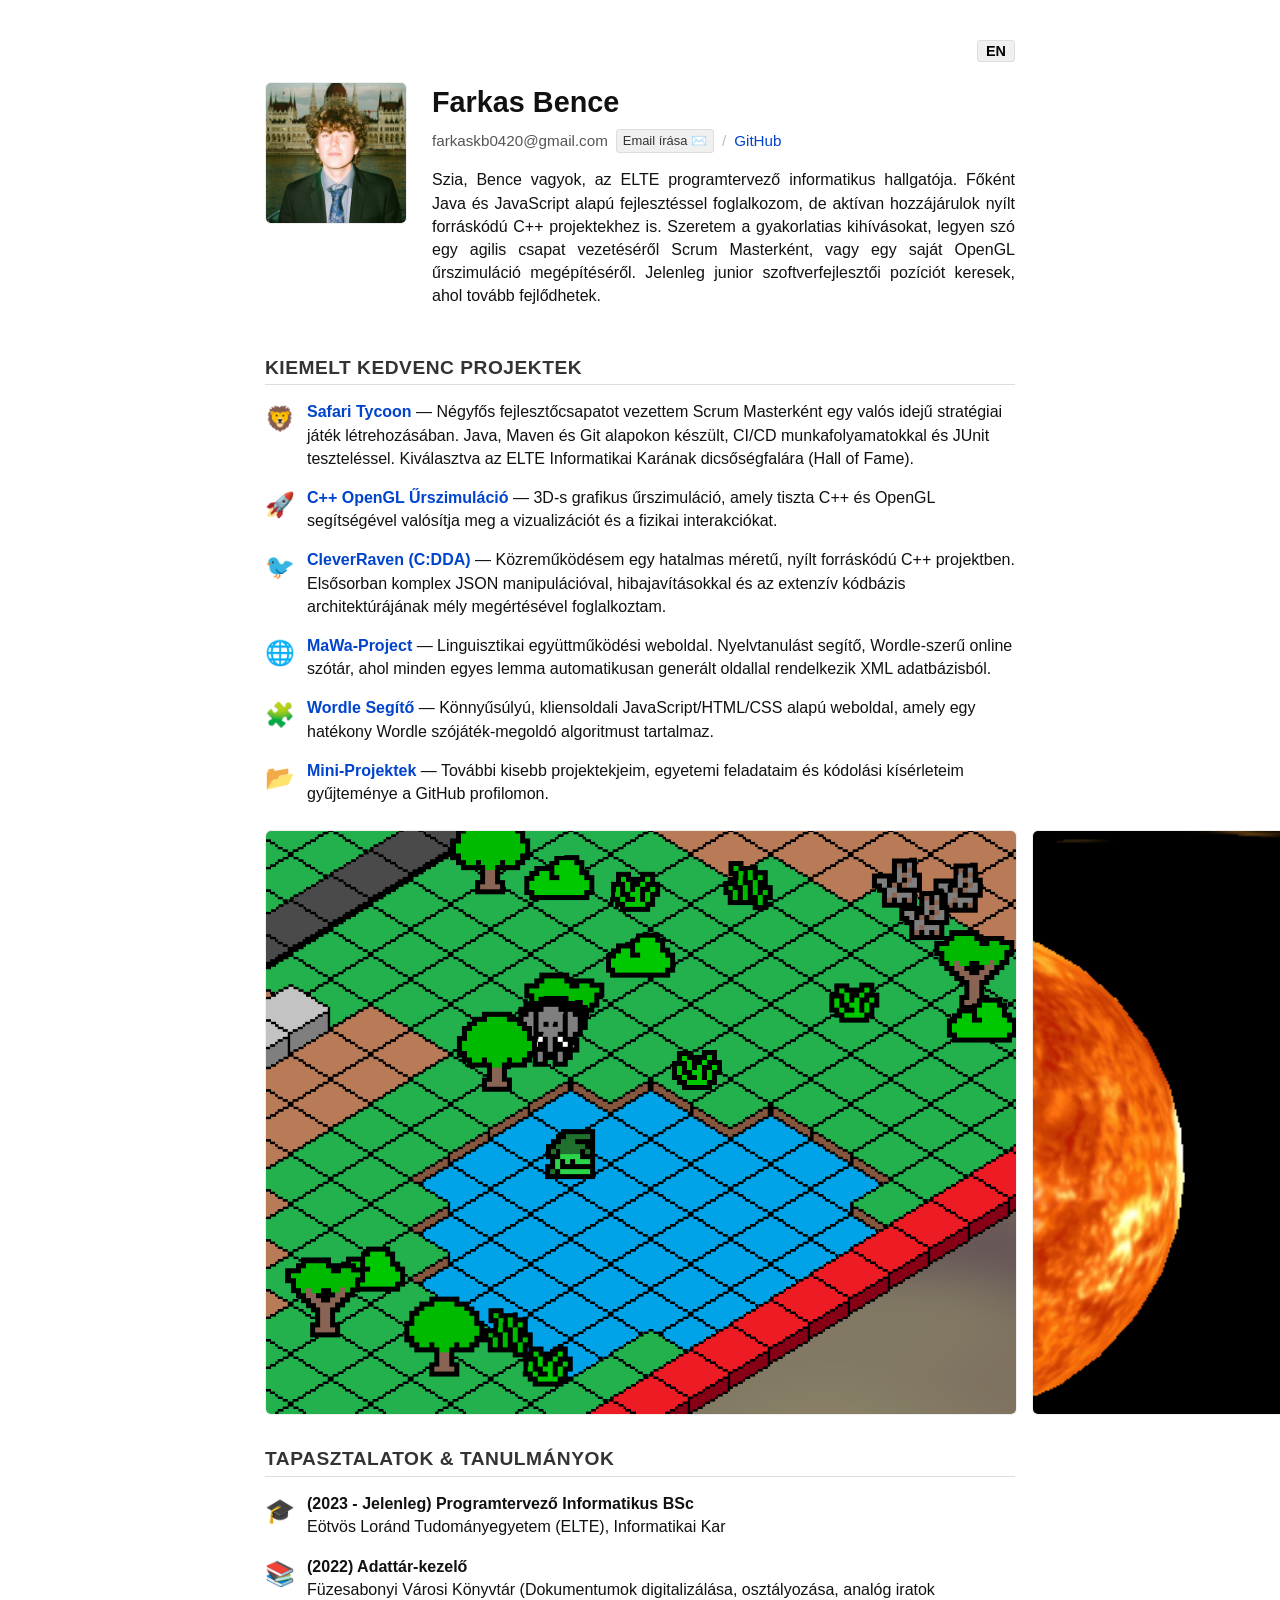
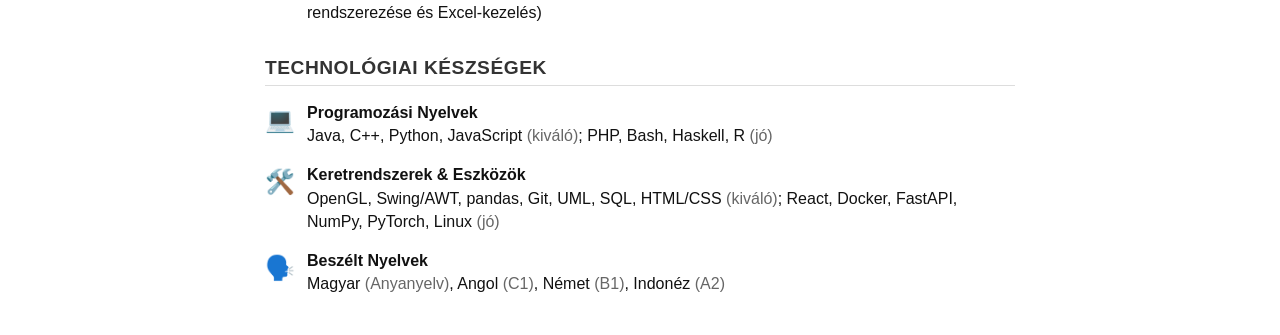
<file: index.html>
<!DOCTYPE html>
<html lang="hu">
<head>
    <meta charset="UTF-8">
    <meta name="viewport" content="width=device-width, initial-scale=1.0">
    <meta name="description" content="Farkas Bence - Programtervező Informatikus hallgató és junior szoftverfejlesztő portfóliója.">
    <title>Farkas Bence - Portfolio</title>
    <style>
        body {
            font-family: -apple-system, BlinkMacSystemFont, "Segoe UI", Roboto, Helvetica, Arial, sans-serif;
            max-width: 750px;
            margin: 40px auto;
            padding: 0 20px;
            line-height: 1.45;
            color: #111;
            background-color: #fff;
        }
        a {
            color: #0044cc;
            text-decoration: none;
        }
        a:hover {
            text-decoration: underline;
        }
        h1 {
            font-size: 1.8em;
            margin-top: 0;
            margin-bottom: 5px;
            font-weight: 700;
        }
        h2 {
            font-size: 1.2em;
            margin-top: 30px;
            margin-bottom: 15px;
            border-bottom: 1px solid #ddd;
            padding-bottom: 3px;
            text-transform: uppercase;
            letter-spacing: 0.5px;
            color: #333;
        }
        .header-links {
            margin-bottom: 15px;
            font-size: 0.95em;
            color: #555;
            display: flex;
            align-items: center;
            flex-wrap: wrap;
            gap: 8px;
        }
        .header-links span.divider {
            color: #bbb;
        }
        .btn {
            background: #f0f0f0;
            border: 1px solid #ddd;
            padding: 2px 6px;
            border-radius: 3px;
            font-size: 0.85em;
            color: #333;
            text-decoration: none;
            transition: background 0.2s;
        }
        .btn:hover {
            background: #e5e5e5;
            text-decoration: none;
        }
        .lang-switch {
            float: right;
            font-size: 0.9em;
            background: #f0f0f0;
            padding: 2px 8px;
            border-radius: 3px;
            cursor: pointer;
            border: 1px solid #ddd;
            font-weight: bold;
            margin-bottom: 20px;
        }
        .lang-switch:hover {
            background: #e5e5e5;
        }
        
        /* profile layout */
        .profile-container {
            display: flex;
            align-items: flex-start;
            gap: 25px;
            margin-bottom: 30px;
            clear: both;
        }
        .profile-pic {
            width: 140px;
            border-radius: 6px;
            border: 1px solid #eee;
            flex-shrink: 0;
        }
        .profile-content {
            flex-grow: 1;
        }
        .about-text {
            margin-top: 0;
            text-align: justify;
        }

        /* language display rules */
        html[lang="hu"] .en { display: none !important; }
        html[lang="en"] .hu { display: none !important; }

        /* item layout */
        .item-row {
            display: table;
            width: 100%;
            margin-bottom: 16px;
        }
        .item-icon {
            display: table-cell;
            vertical-align: top;
            width: 42px;
            font-size: 1.5em;
            padding-top: 2px;
        }
        .item-desc {
            display: table-cell;
            vertical-align: top;
        }
        .item-title {
            font-weight: bold;
        }

        /* project gallery */
        .project-gallery {
            display: flex;
            gap: 15px;
            margin-top: 25px;
            margin-bottom: 10px;
        }
        .project-gallery img {
            flex: 1;
            width: 100%;
            aspect-ratio: 450 / 350;
            object-fit: cover;
            border-radius: 6px;
            border: 1px solid #eee;
        }

        /* phone mode */
        @media (max-width: 600px) {
            .profile-container {
                flex-direction: column;
                align-items: center;
                text-align: center;
            }
            .header-links {
                justify-content: center;
            }
            .about-text {
                text-align: left;
            }
            .project-gallery {
                flex-direction: column;
            }
            .project-gallery img {
                max-width: 450px;
                margin: 0 auto;
            }
        }
    </style>
    <script>
        function toggleLanguage() {
            const htmlTag = document.documentElement;
            const currentLang = htmlTag.getAttribute('lang');
            const newLang = currentLang === 'hu' ? 'en' : 'hu';
            htmlTag.setAttribute('lang', newLang);
            document.getElementById('lang-btn').innerText = newLang === 'hu' ? 'EN' : 'HU';
            localStorage.setItem('preferred-lang', newLang);
        }

        // load saved preferred language
        window.addEventListener('DOMContentLoaded', () => {
            const savedLang = localStorage.getItem('preferred-lang');
            if (savedLang) {
                document.documentElement.setAttribute('lang', savedLang);
                document.getElementById('lang-btn').innerText = savedLang === 'hu' ? 'EN' : 'HU';
            }
        });
    </script>
</head>
<body>

    <button id="lang-btn" class="lang-switch" onclick="toggleLanguage()">EN</button>

    <div class="profile-container">
        <!-- profile -->
        <img src="profile.jpg" alt="Farkas Bence" class="profile-pic">
        
        <div class="profile-content">
            <h1>Farkas Bence</h1>
            
            <!-- contact -->
            <div class="header-links">
                <span>farkaskb0420@gmail.com</span>
                <a href="mailto:farkaskb0420@gmail.com" class="btn hu">Email írása ✉️</a>
                <a href="mailto:farkaskb0420@gmail.com" class="btn en">Draft Email ✉️</a>
                <span class="divider">/</span>
                <a href="https://github.com/FarkasKBence" target="_blank">GitHub</a>
                <!-- <span class="divider">/</span>
                <a href="CV_FarkasBence.pdf" target="_blank" class="btn hu">PDF Önéletrajz 📄</a>
                <a href="CV_FarkasBence.pdf" target="_blank" class="btn en">PDF Resume 📄</a> -->
            </div>

            <p class="about-text hu">
                Szia, Bence vagyok, az ELTE programtervező informatikus hallgatója. Főként Java és JavaScript alapú fejlesztéssel foglalkozom, de aktívan hozzájárulok nyílt forráskódú C++ projektekhez is. Szeretem a gyakorlatias kihívásokat, legyen szó egy agilis csapat vezetéséről Scrum Masterként, vagy egy saját OpenGL űrszimuláció megépítéséről. Jelenleg junior szoftverfejlesztői pozíciót keresek, ahol tovább fejlődhetek.
            </p>
            <p class="about-text en">
                Hi, I'm Bence, a Computer Science student at ELTE. I focus on Java and JavaScript development, while also actively contributing to open-source C++ projects. I enjoy hands-on challenges, whether that involves leading an agile team as a Scrum Master or building a custom OpenGL space simulation from scratch. I am currently seeking a junior software developer role to further grow my skills.
            </p>
        </div>
    </div>

    <h2 class="hu">Kiemelt Kedvenc Projektek</h2>
    <h2 class="en">Featured Pet Projects</h2>

    <!-- Safari Tycoon -->
    <div class="item-row">
        <div class="item-icon">🦁</div>
        <div class="item-desc">
            <span class="item-title">
                <a href="https://szofttech.inf.elte.hu/hall-of-fame/a-legenyseg" target="_blank">Safari Tycoon</a>
            </span> — 
            <span class="hu">Négyfős fejlesztőcsapatot vezettem Scrum Masterként egy valós idejű stratégiai játék létrehozásában. Java, Maven és Git alapokon készült, CI/CD munkafolyamatokkal és JUnit teszteléssel. Kiválasztva az ELTE Informatikai Karának dicsőségfalára (Hall of Fame).</span>
            <span class="en">I led a group of four in developing a real-time tycoon/strategy game as a Scrum Master. Developed in Java using Maven and Git with CI/CD pipelines and JUnit testing. Selected for the ELTE Faculty of Informatics Hall of Fame.</span>
        </div>
    </div>

    <!-- OpenGL space simulator -->
    <div class="item-row">
        <div class="item-icon">🚀</div>
        <div class="item-desc">
            <span class="item-title">
                <a class="hu" href="https://github.com/FarkasKBence/Projects/tree/main/C%26C%2B%2B/solarsystem" target="_blank">C++ OpenGL Űrszimuláció</a>
                <a class="en" href="https://github.com/FarkasKBence/Projects/tree/main/C%26C%2B%2B/solarsystem" target="_blank">C++ OpenGL Space Simulation</a>
            </span> — 
            <span class="hu">3D-s grafikus űrszimuláció, amely tiszta C++ és OpenGL segítségével valósítja meg a vizualizációt és a fizikai interakciókat.</span>
            <span class="en">3D graphical space simulation built from scratch using C++ and OpenGL, implementing hardware-accelerated rendering and physics.</span>
        </div>
    </div>

    <!-- CleverRaven -->
    <div class="item-row">
        <div class="item-icon">🐦</div>
        <div class="item-desc">
            <span class="item-title">
                <a href="https://github.com/CleverRaven/Cataclysm-DDA/pulls?q=is%3Apr+author%3AFarkasKBence+is%3Aclosed" target="_blank">CleverRaven (C:DDA)</a>
            </span> — 
            <span class="hu">Közreműködésem egy hatalmas méretű, nyílt forráskódú C++ projektben. Elsősorban komplex JSON manipulációval, hibajavításokkal és az extenzív kódbázis architektúrájának mély megértésével foglalkoztam.</span>
            <span class="en">My contributions to a large-scale open-source C++ project. Focused on complex JSON manipulation, bug fixes, and parsing extensive codebases.</span>
        </div>
    </div>

    <!-- MaWa Project -->
    <div class="item-row">
        <div class="item-icon">🌐</div>
        <div class="item-desc">
            <span class="item-title">
                <a href="https://mawa-project.github.io/Hungarian-Javanese-Wordle-Dictionary/index.html" target="_blank">MaWa-Project</a>
            </span> — 
            <span class="hu">Linguisztikai együttműködési weboldal. Nyelvtanulást segítő, Wordle-szerű online szótár, ahol minden egyes lemma automatikusan generált oldallal rendelkezik XML adatbázisból.</span>
            <span class="en">Linguistic collaboration website. A Wordle-like online dictionary intended to aid language learning, with auto-generated pages for every lemma stored in XML.</span>
        </div>
    </div>

    <!-- wordle helper -->
    <div class="item-row">
        <div class="item-icon">🧩</div>
        <div class="item-desc">
            <span class="item-title">
                <a class="hu" href="wordle/index.html" target="_blank">Wordle Segítő</a>
                <a class="en" href="wordle/index.html" target="_blank">Wordle Helper</a>
            </span> — 
            <span class="hu">Könnyűsúlyú, kliensoldali JavaScript/HTML/CSS alapú weboldal, amely egy hatékony Wordle szójáték-megoldó algoritmust tartalmaz.</span>
            <span class="en">Lightweight, client-side JavaScript/HTML/CSS single-page application that implements an optimized algorithm to solve Wordle puzzles.</span>
        </div>
    </div>
    
    <!-- small projects -->
    <div class="item-row">
        <div class="item-icon">📂</div>
        <div class="item-desc">
            <span class="item-title">
                <a class="hu" href="https://github.com/FarkasKBence/Projects" target="_blank">Mini-Projektek</a>
                <a class="en" href="https://github.com/FarkasKBence/Projects" target="_blank">Mini Projects</a>
            </span> — 
            <span class="hu">További kisebb projektekjeim, egyetemi feladataim és kódolási kísérleteim gyűjteménye a GitHub profilomon.</span>
            <span class="en">A collective repository of various smaller projects, university assignments, and coding experiments of mine hosted on my GitHub profile.</span>
        </div>
    </div>

    <!-- gallery -->
    <div class="project-gallery">
        <img src="safari_small.png" alt="Safari Tycoon">
        <img src="universe_small.png" alt="Space Simulation">
        <img src="tree_small.png" alt="Mini Projects">
    </div>


    <h2 class="hu">Tapasztalatok & Tanulmányok</h2>
    <h2 class="en">Experience & Education</h2>
    
    <!-- university -->
    <div class="item-row">
        <div class="item-icon">🎓</div>
        <div class="item-desc">
            <span class="item-title hu">(2023 - Jelenleg) Programtervező Informatikus BSc</span>
            <span class="item-title en">(2023 - Present) BSc in Computer Science</span><br>
            <span class="hu">Eötvös Loránd Tudományegyetem (ELTE), Informatikai Kar</span>
            <span class="en">Eötvös Loránd University (ELTE), Faculty of Informatics</span>
        </div>
    </div>

    <!-- library -->
    <div class="item-row">
        <div class="item-icon">📚</div>
        <div class="item-desc">
            <span class="item-title hu">(2022) Adattár-kezelő</span>
            <span class="item-title en">(2022) Data Archivist</span><br>
            <span class="hu">Füzesabonyi Városi Könyvtár (Dokumentumok digitalizálása, osztályozása, analóg iratok rendszerezése és Excel-kezelés)</span>
            <span class="en">Füzesabony Public Library (Document digitization, classification, analog record organization & migration, Excel management)</span>
        </div>
    </div>


    <h2 class="hu">Technológiai Készségek</h2>
    <h2 class="en">Technical Skills</h2>
    
    <!-- code languages -->
    <div class="item-row">
        <div class="item-icon">💻</div>
        <div class="item-desc">
            <span class="item-title hu">Programozási Nyelvek</span>
            <span class="item-title en">Programming Languages</span><br>
            <span class="hu">
                Java, C++, Python, JavaScript <span style="color:#666;">(kiváló)</span>; 
                PHP, Bash, Haskell, R <span style="color:#666;">(jó)</span>
            </span>
            <span class="en">
                Java, C++, Python, JavaScript <span style="color:#666;">(excellent)</span>; 
                PHP, Bash, Haskell, R <span style="color:#666;">(good)</span>
            </span>
        </div>
    </div>

    <!-- extra knowledge -->
    <div class="item-row">
        <div class="item-icon">🛠️</div>
        <div class="item-desc">
            <span class="item-title hu">Keretrendszerek & Eszközök</span>
            <span class="item-title en">Frameworks & Tools</span><br>
            <span class="hu">
                OpenGL, Swing/AWT, pandas, Git, UML, SQL, HTML/CSS <span style="color:#666;">(kiváló)</span>; 
                React, Docker, FastAPI, NumPy, PyTorch, Linux <span style="color:#666;">(jó)</span>
            </span>
            <span class="en">
                OpenGL, Swing/AWT, pandas, Git, UML, SQL, HTML/CSS <span style="color:#666;">(excellent)</span>; 
                React, Docker, FastAPI, NumPy, PyTorch, Linux <span style="color:#666;">(good)</span>
            </span>
        </div>
    </div>

    <!-- spoken languages -->
    <div class="item-row">
        <div class="item-icon">🗣️</div>
        <div class="item-desc">
            <span class="item-title hu">Beszélt Nyelvek</span>
            <span class="item-title en">Spoken Languages</span><br>
            <span class="hu">
                Magyar <span style="color:#666;">(Anyanyelv)</span>, 
                Angol <span style="color:#666;">(C1)</span>, 
                Német <span style="color:#666;">(B1)</span>, 
                Indonéz <span style="color:#666;">(A2)</span>
            </span>
            <span class="en">
                Hungarian <span style="color:#666;">(Native)</span>, 
                English <span style="color:#666;">(C1)</span>, 
                German <span style="color:#666;">(B1)</span>, 
                Indonesian <span style="color:#666;">(A2)</span>
            </span>
        </div>
    </div>

</body>
</html>
</file>
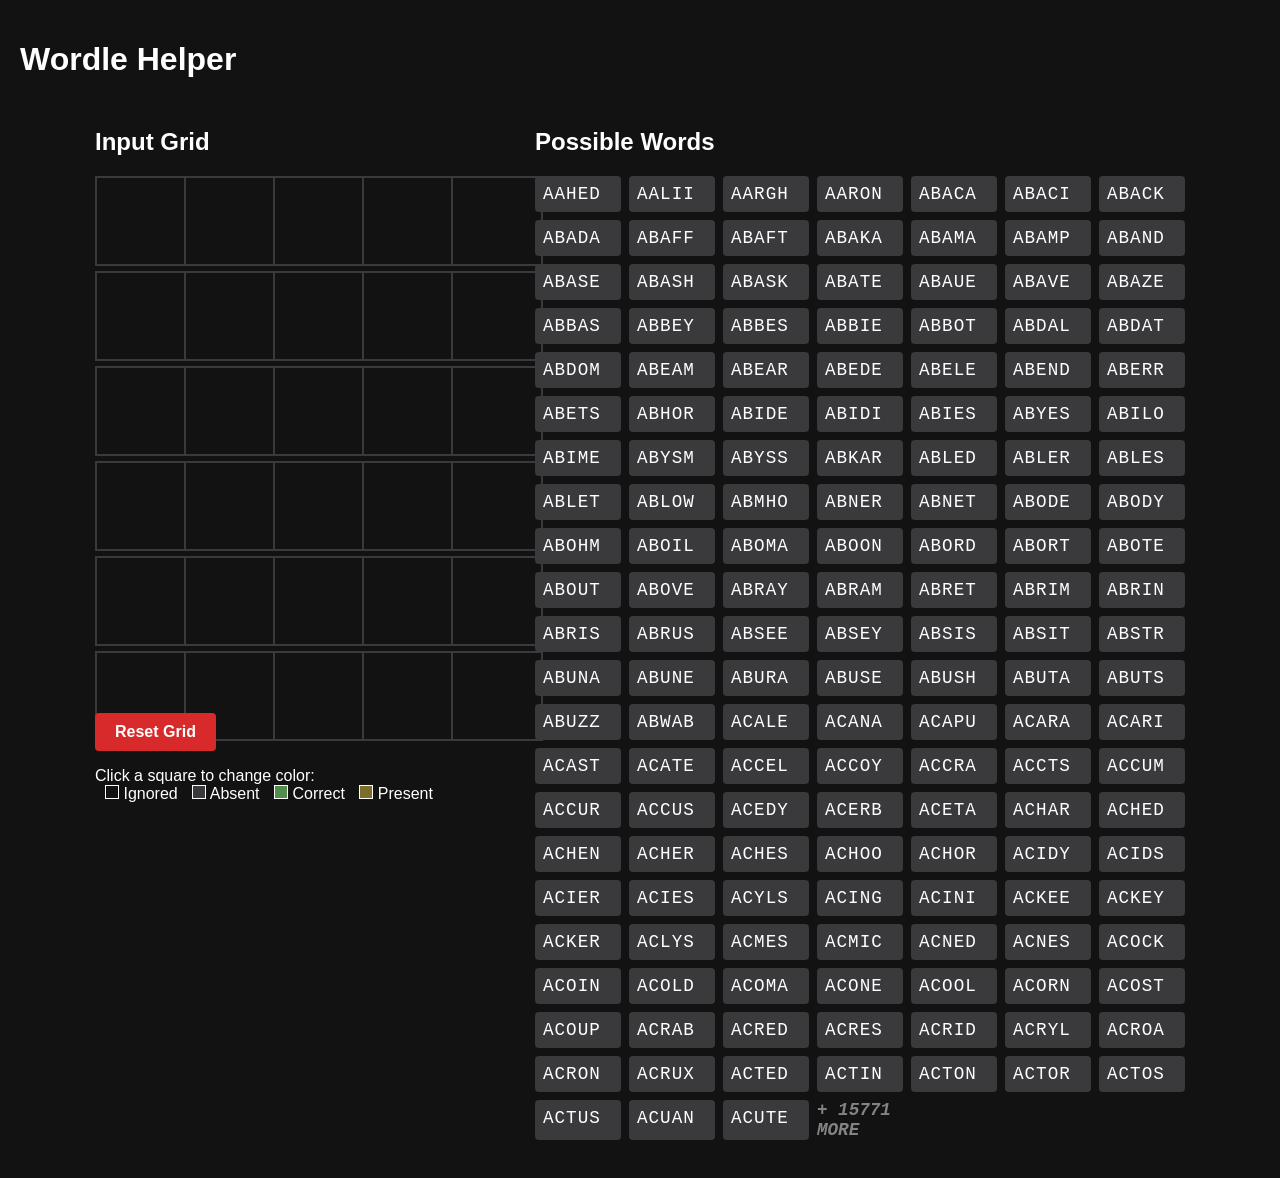
<file: wordle/index.html>
<!DOCTYPE html>
<html lang="en">
<head>
    <meta charset="UTF-8">
    <meta name="viewport" content="width=device-width, initial-scale=1.0">
    <link rel="stylesheet" href="style.css">
    <title>Wordle Helper</title>
</head>
<body>
    <h1>Wordle Helper</h1>
    <div class="row">
        <div class="columnLeft">
            <h2>Input Grid</h2>
            <div id="wordle-grid"></div>
            <div class="controls">
                <button id="clearButton">Reset Grid</button>
                <p class="instruction">Click a square to change color: <br> 
                    <span class="square-ref black"></span> Ignored 
                    <span class="square-ref gray"></span> Absent 
                    <span class="square-ref green"></span> Correct 
                    <span class="square-ref yellow"></span> Present
                </p>
            </div>
        </div>
        <div class="columnRight">
            <div class="output">
                <h2>Possible Words</h2>
                <ul id="possibleWords"></ul>
            </div>
        </div>
    </div>
    <script src="script.js"></script>
</body>
</html>
</file>
<file: wordle/style.css>
body {
    font-family: 'Segoe UI', Tahoma, Geneva, Verdana, sans-serif;
    background-color: #121213;
    color: #ffffff;
    margin: 0;
    padding: 20px;
}

h1 { margin-bottom: 30px; }

.row { display: flex; gap: 40px; justify-content: center; }
.columnLeft { flex: 1; max-width: 400px; }
.columnRight { flex: 1; max-width: 650px; }

#wordle-grid {
    display: grid;
    grid-template-columns: repeat(5, 1fr);
    gap: 5px;
    margin-bottom: 20px;
}

.tile {
    width: 100%;
    aspect-ratio: 1;
    border: 2px solid #3a3a3c;
    background: #121213;
    color: white;
    font-size: 2rem;
    font-weight: bold;
    text-transform: uppercase;
    text-align: center;
    cursor: pointer;
    user-select: none;
    transition: background 0.2s;
}

.tile[data-state="0"] { border-color: #3a3a3c; }
.tile[data-state="1"] { background-color: #3a3a3c; border-color: #3a3a3c; }
.tile[data-state="2"] { background-color: #538d4e; border-color: #538d4e; }
.tile[data-state="3"] { background-color: #b59f3b; border-color: #b59f3b; }

#possibleWords {
    display: grid;
    grid-template-columns: repeat(auto-fill, minmax(80px, 1fr));
    gap: 8px;
    list-style: none;
    padding: 0;
    font-size: 1.1rem;
}

#possibleWords li {
    background: #3a3a3c;
    font-family: monospace;
    text-transform: uppercase;
    padding: 8px;
    border-radius: 4px;
    letter-spacing: 1px;
}

#possibleWords strong {
    background: #3a3a3c;
    font-family: monospace;
    text-transform: uppercase;
}

.moreCount {
    background: transparent !important;
    color: #818384;
    font-style: italic;
}

.square-ref { display: inline-block; width: 12px; height: 12px; margin-left: 10px; border: 1px solid white; }
.black { background: #121213; }
.gray { background: #3a3a3c; }
.green { background: #538d4e; }
.yellow { background: #b59f3ba6; }

button {
    font-family: 'Segoe UI', Tahoma, Geneva, Verdana, sans-serif;
    font-size: 1rem;
    padding: 10px 20px;
    background-color: rgb(216, 42, 42);
    color: white;
    border: none;
    border-radius: 4px;
    cursor: pointer;
    font-weight: bold;
}


@media only screen and (max-width:775px) {
    .row { display: block; }
    .columnRight { max-width: 100%; }
}
</file>
